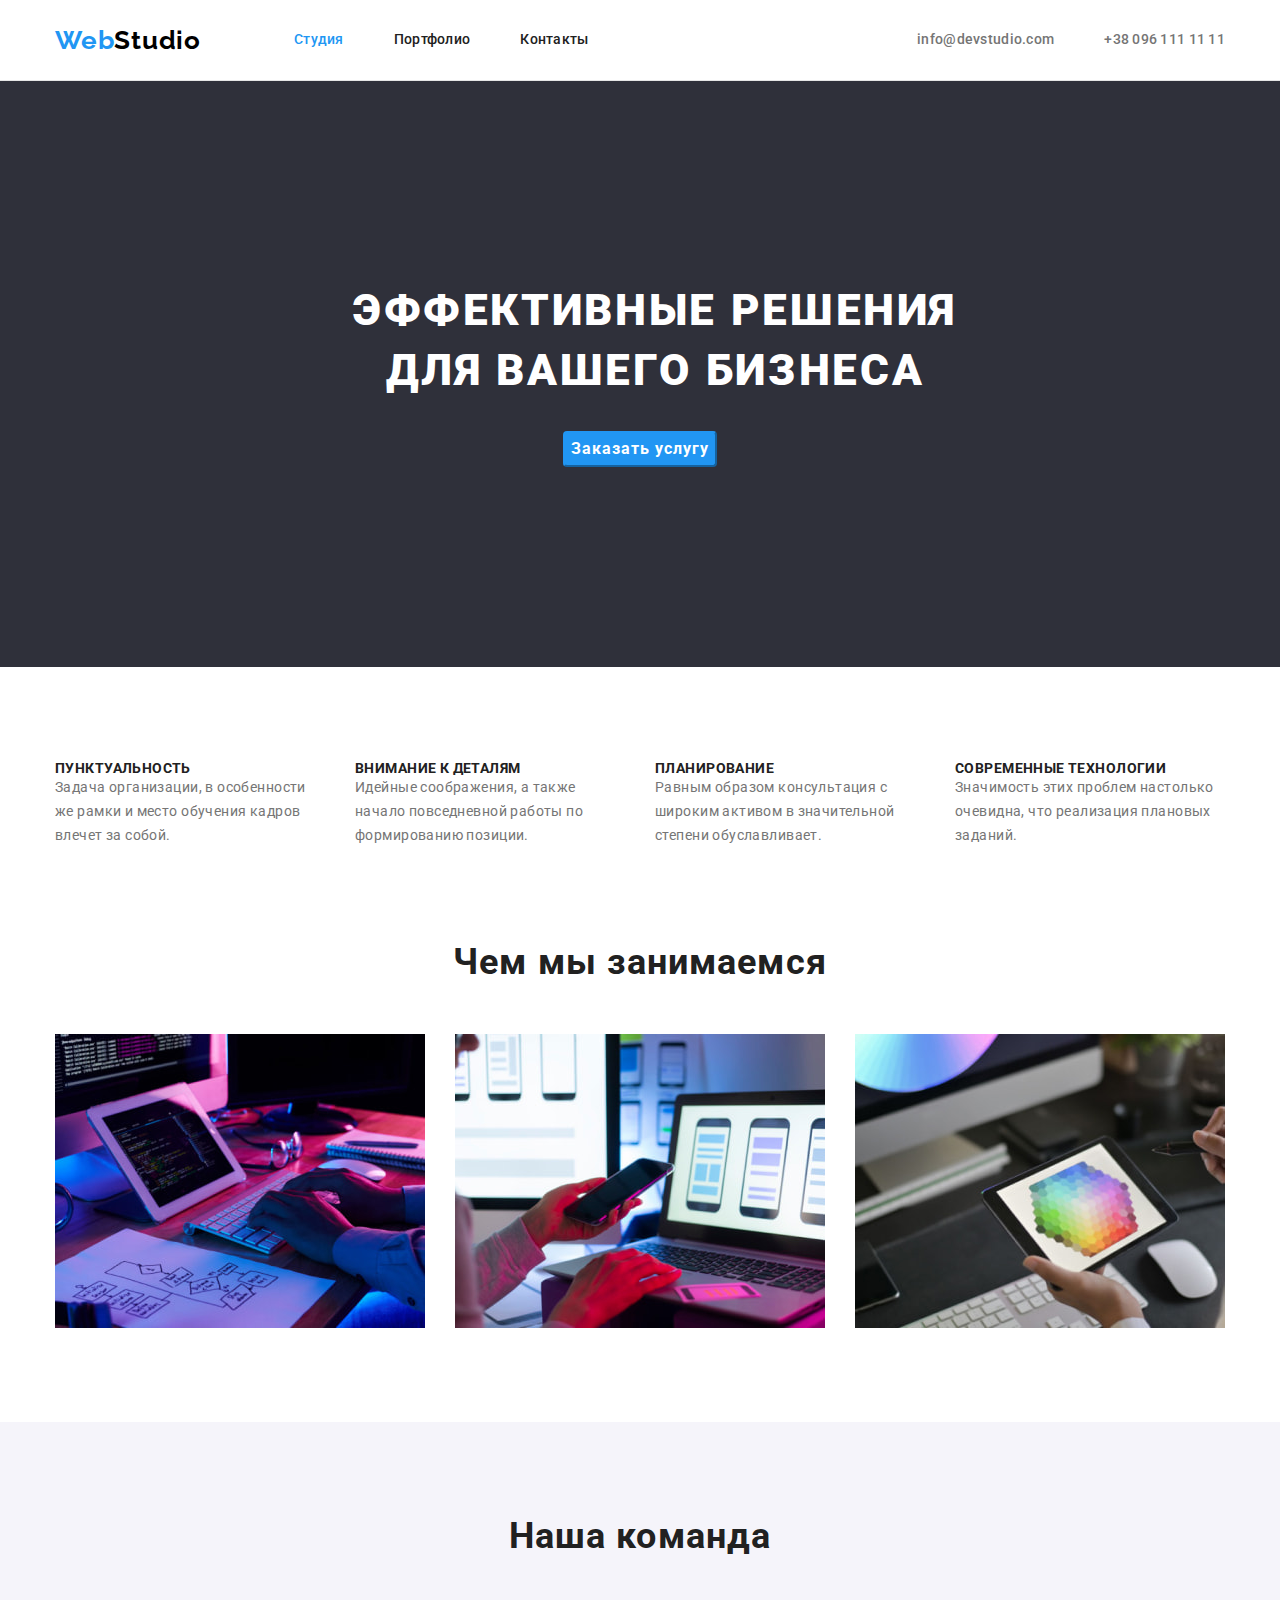
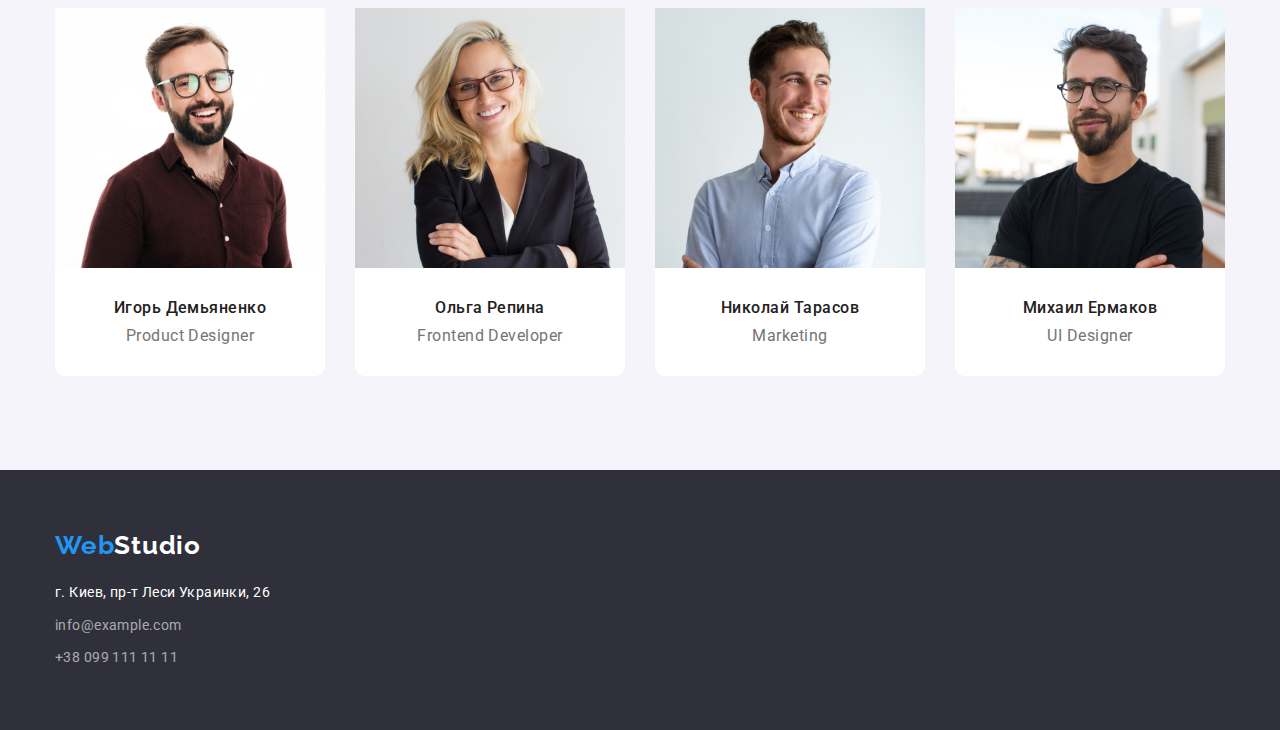
<file: index.html>
<!DOCTYPE html>
<html lang="ru">
  <head>
    <meta charset="UTF-8" />
    <meta http-equiv="X-UA-Compatible" content="IE=edge" />
    <meta name="viewport" content="width=device-width, initial-scale=1.0" />
    <title>WebStudio</title>
    <link
      rel="stylesheet"
      href="https://cdnjs.cloudflare.com/ajax/libs/modern-normalize/1.1.0/modern-normalize.min.css"
    />
    <link rel="preconnect" href="https://fonts.googleapis.com" />
    <link rel="preconnect" href="https://fonts.gstatic.com" crossorigin />
    <link
      href="https://fonts.googleapis.com/css2?family=Raleway:wght@700&family=Roboto:wght@400;500;700;900&display=swap"
      rel="stylesheet"
    />
    <link rel="stylesheet" href="./css/styles.css" />
  </head>
  <body>
    <!-- Навигация -->
    <header class="header">
      <div class="container header-conteiner">
        <nav class="navigation">
          <a href="./index.html" class="logo"
            >Web<span class="span-studio">Studio</span></a
          >
          <ul class="navigation-list">
            <li class="navigation-item">
              <a href="./index.html" class="header-link current">Студия</a>
            </li>
            <li class="navigation-item">
              <a href="./portfolio.html" class="header-link">Портфолио</a>
            </li>
            <li class="navigation-item">
              <a href="" class="header-link">Контакты</a>
            </li>
          </ul>
        </nav>
        <ul class="header-list">
          <li class="header-item">
            <a href="mailto:info@devstudio.com" class="header-link mail"
              >info@devstudio.com</a
            >
          </li>
          <li class="header-item">
            <a href="tel:+380961111111" class="header-link tel"
              >+38 096 111 11 11
            </a>
          </li>
        </ul>
      </div>
    </header>
    <!-- Основной контент -->
    <main class="main">
      <!-- Герой -->
      <section class="hero section">
        <div class="container hero-container">
          <h1 class="hero-title">Эффективные решения для вашего бизнеса</h1>
          <button type="button" class="btn">Заказать услугу</button>
        </div>
      </section>
      <!-- Наши преимущества -->
      <section class="advantages section">
        <div class="container">
          <h2 class="visually-hiden">Наши преимущества</h2>
          <ul class="advantages-list">
            <li class="advantages-item">
              <h3 class="advantages-slogan">Пунктуальность</h3>
              <p class="advantages-text">
                Задача организации, в особенности же рамки и место обучения
                кадров влечет за собой.
              </p>
            </li>
            <li class="advantages-item">
              <h3 class="advantages-slogan">Внимание к деталям</h3>
              <p class="advantages-text">
                Идейные соображения, а также начало повседневной работы по
                формированию позиции.
              </p>
            </li>
            <li class="advantages-item">
              <h3 class="advantages-slogan">Планирование</h3>
              <p class="advantages-text">
                Равным образом консультация с широким активом в значительной
                степени обуславливает.
              </p>
            </li>
            <li class="advantages-item">
              <h3 class="advantages-slogan">Современные технологии</h3>
              <p class="advantages-text">
                Значимость этих проблем настолько очевидна, что реализация
                плановых заданий.
              </p>
            </li>
          </ul>
        </div>
      </section>
      <!-- Чем мы занимаемся -->
      <section class="about section">
        <div class="container">
          <h2 class="about-title">Чем мы занимаемся</h2>
          <ul class="about-list">
            <li class="about-item development">
              <img
                src="./images/img.jpg"
                width="370"
                alt="разработка сайта"
                class="about-img"
              />
            </li>
            <li class="about-item adaptation">
              <img
                src="./images/img_1.jpg"
                width="370"
                alt="адаптация сайта"
                class="about-img"
              />
            </li>
            <li class="about-item choice">
              <img
                src="./images/img_2.jpg"
                width="370"
                alt="выбор цвета оформления"
                class="about-img"
              />
            </li>
          </ul>
        </div>
      </section>
      <!-- Наша команда -->
      <section class="workers section">
        <div class="container">
          <h2 class="workers-title">Наша команда</h2>
          <ul class="workers-list">
            <li class="workers-item">
              <img
                src="./images/img_3.jpg"
                width="270"
                alt="Изображен Игорь Демьяненко"
                class="workers-img"
              />
              <div class="workers-desc">
                <h3 class="workers-name">Игорь Демьяненко</h3>
                <p class="workers-text">Product Designer</p>
              </div>
            </li>
            <li class="workers-item">
              <img
                src="./images/img_4.jpg"
                width="270"
                alt="Изображена Ольга Репина"
                class="workers-img"
              />
              <div class="workers-desc">
                <h3 class="workers-name">Ольга Репина</h3>
                <p class="workers-text">Frontend Developer</p>
              </div>
            </li>
            <li class="workers-item">
              <img
                src="./images/img_5.jpg"
                width="270"
                alt="Изображен Николай Тарасов"
                class="workers-img"
              />
              <div class="workers-desc">
                <h3 class="workers-name">Николай Тарасов</h3>
                <p class="workers-text">Marketing</p>
              </div>
            </li>
            <li class="workers-item">
              <img
                src="./images/img_6.jpg"
                width="270"
                alt="Изображен Михаил Ермаков"
                class="workers-img"
              />
              <div class="workers-desc">
                <h3 class="workers-name">Михаил Ермаков</h3>
                <p class="workers-text">UI Designer</p>
              </div>
            </li>
          </ul>
        </div>
      </section>
    </main>
    <!-- Футер -->
    <footer class="footer">
      <div class="container">
        <a href="./index.html" class="logo footer-logo"
          >Web<span class="footer-studio">Studio</span></a
        >

        <address class="address">
          <ul class="address-list">
            <li class="address-item">
              <a
                href="https://goo.gl/maps/JMuif2NkqDSQ35PG6"
                target="_blank"
                class="address-link"
                >г. Киев, пр-т Леси Украинки, 26</a
              >
            </li>
            <li class="address-item">
              <a href="mailto:info@example.com" class="address-link-mail"
                >info@example.com</a
              >
            </li>
            <li class="address-item">
              <a href="tel:+380991111111" class="address-link-tel"
                >+38 099 111 11 11</a
              >
            </li>
          </ul>
        </address>
      </div>
    </footer>
  </body>
</html>
</file>
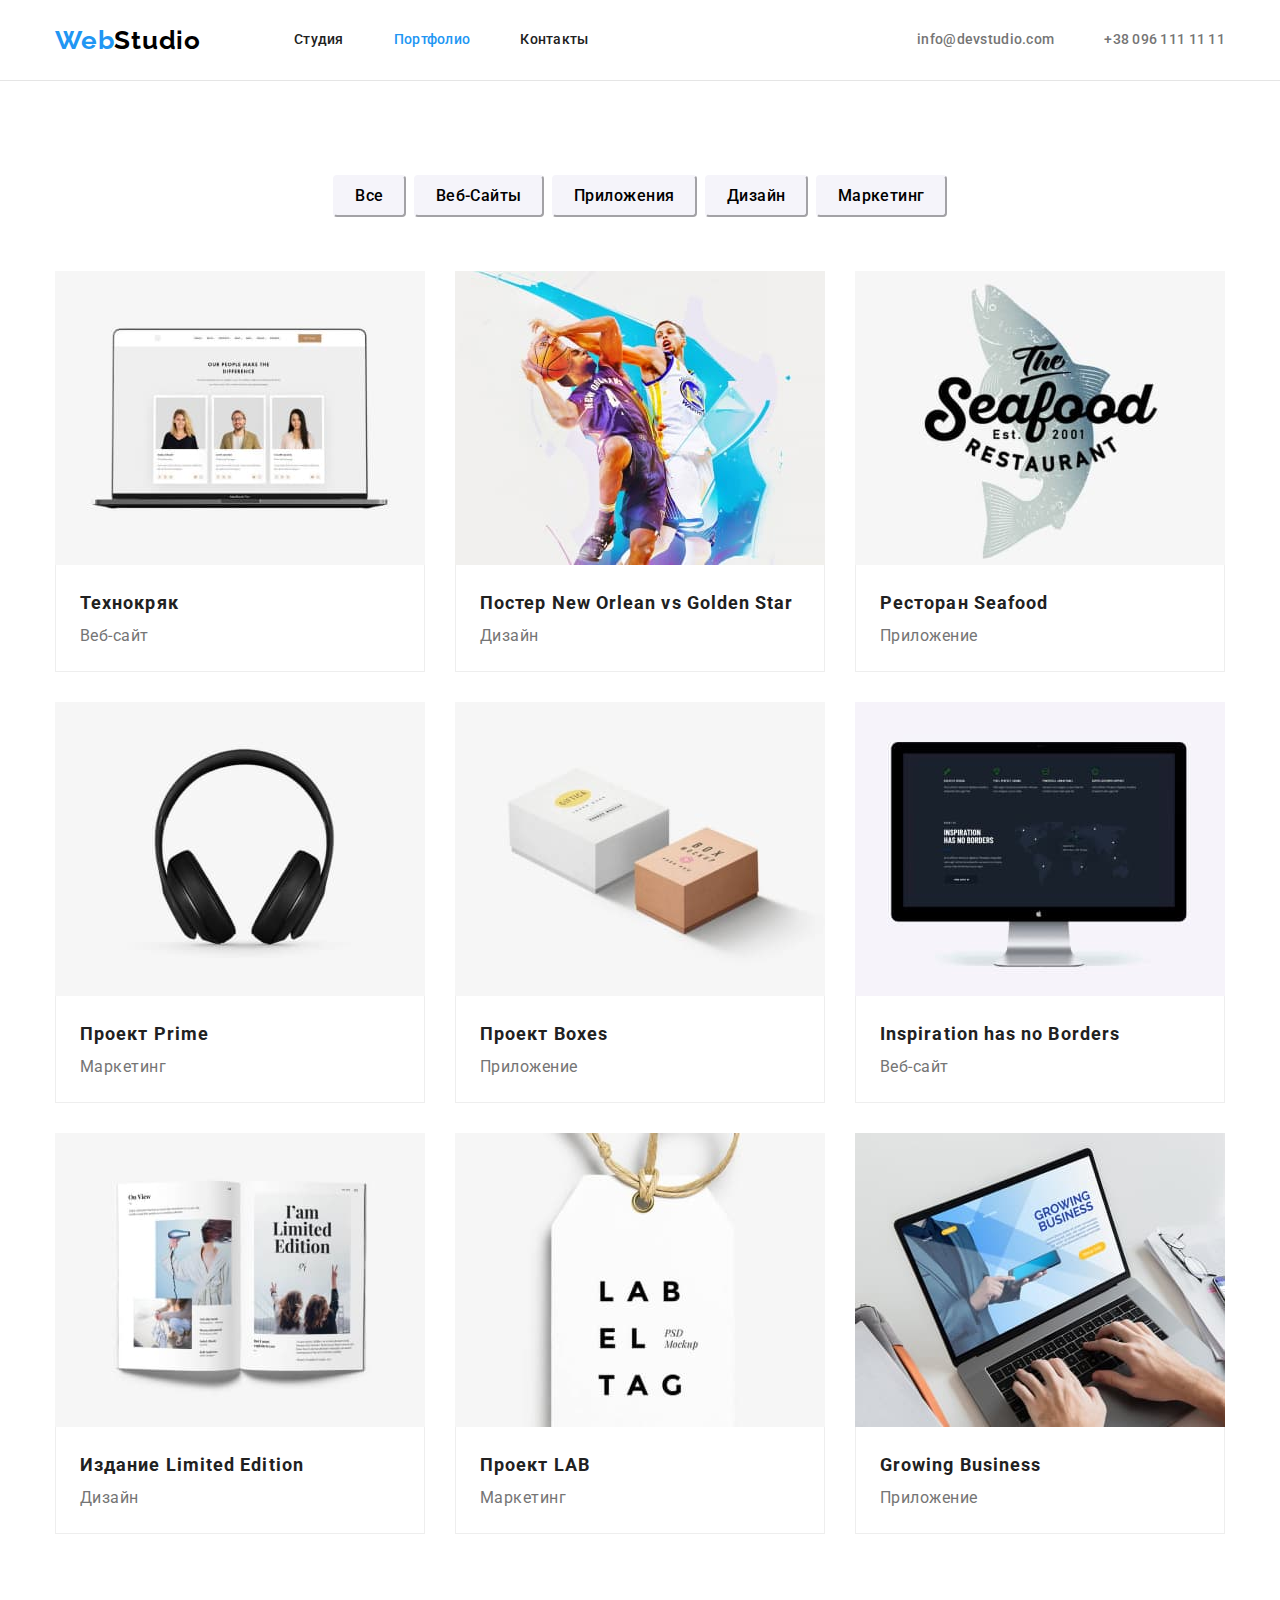
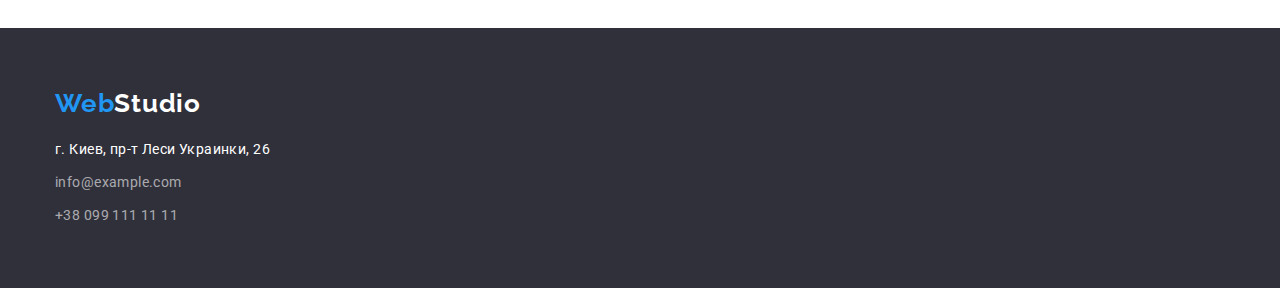
<file: portfolio.html>
<!DOCTYPE html>
<html lang="ru">
  <head>
    <meta charset="UTF-8" />
    <meta http-equiv="X-UA-Compatible" content="IE=edge" />
    <meta name="viewport" content="width=device-width, initial-scale=1.0" />
    <title>WebStudio</title>
    <link
      rel="stylesheet"
      href="https://cdnjs.cloudflare.com/ajax/libs/modern-normalize/1.1.0/modern-normalize.min.css"
    />
    <link rel="preconnect" href="https://fonts.googleapis.com" />
    <link rel="preconnect" href="https://fonts.gstatic.com" crossorigin />
    <link
      href="https://fonts.googleapis.com/css2?family=Raleway:wght@700&family=Roboto:wght@400;500;700;900&display=swap"
      rel="stylesheet"
    />
    <link rel="stylesheet" href="./css/styles.css" />
  </head>
  <body>
    <!-- Навигация -->
    <header class="header">
      <div class="container header-conteiner">
        <nav class="navigation">
          <a href="./index.html" class="logo"
            >Web<span class="span-studio">Studio</span></a
          >
          <ul class="navigation-list">
            <li class="navigation-item">
              <a href="./index.html" class="header-link">Студия</a>
            </li>
            <li class="navigation-item">
              <a href="./portfolio.html" class="header-link current"
                >Портфолио</a
              >
            </li>
            <li class="navigation-item">
              <a href="" class="header-link">Контакты</a>
            </li>
          </ul>
        </nav>
        <ul class="header-list">
          <li class="header-item">
            <a href="mailto:info@devstudio.com" class="header-link mail"
              >info@devstudio.com</a
            >
          </li>
          <li class="header-item">
            <a href="tel:+380961111111" class="header-link tel"
              >+38 096 111 11 11</a
            >
          </li>
        </ul>
      </div>
    </header>

    <!-- Основной контент портфолио -->
    <main class="main">
      <section class="portfolio section">
        <div class="container">
          <h1 class="visually-hiden">Портфолио</h1>
          <ul class="button-list">
            <li class="button-item">
              <button type="button" class="portfolio-button">Все</button>
            </li>
            <li class="button-item">
              <button type="button" class="portfolio-button">Веб-Сайты</button>
            </li>
            <li class="button-item">
              <button type="button" class="portfolio-button">Приложения</button>
            </li>
            <li class="button-item">
              <button type="button" class="portfolio-button">Дизайн</button>
            </li>
            <li class="button-item">
              <button type="button" class="portfolio-button">Маркетинг</button>
            </li>
          </ul>

          <ul class="portfolio-list">
            <li class="portfolio-item">
              <a href="" class="portfolio-link">
                <img
                  src="./images/img_7.jpg"
                  alt="экран ноутбука"
                  width="370"
                  class="porfolio-img"
                />
                <div class="portfolio-desc">
                  <h2 class="portfolio-title">Технокряк</h2>
                  <p class="portfolio-text">Веб-сайт</p>
                </div>
              </a>
            </li>
            <li class="portfolio-item">
              <a href="" class="portfolio-link"
                ><img
                  src="./images/img_8.jpg"
                  alt="баскетболисты"
                  width="370"
                  class="porfolio-img"
                />
                <div class="portfolio-desc">
                  <h2 class="portfolio-title">
                    Постер New Orlean vs Golden Star
                  </h2>
                  <p class="portfolio-text">Дизайн</p>
                </div>
              </a>
            </li>
            <li class="portfolio-item">
              <a href="" class="portfolio-link">
                <img
                  src="./images/img_9.jpg"
                  alt="логотип рыбного ресторана"
                  width="370"
                  class="porfolio-img"
                />
                <div class="portfolio-desc">
                  <h2 class="portfolio-title">Ресторан Seafood</h2>
                  <p class="portfolio-text">Приложение</p>
                </div>
              </a>
            </li>
            <li class="portfolio-item">
              <a href="" class="portfolio-link"
                ><img
                  src="./images/img_10.jpg"
                  alt="наушники"
                  width="370"
                  class="porfolio-img"
                />
                <div class="portfolio-desc">
                  <h2 class="portfolio-title">Проект Prime</h2>
                  <p class="portfolio-text">Маркетинг</p>
                </div>
              </a>
            </li>
            <li class="portfolio-item">
              <a href="" class="portfolio-link">
                <img
                  src="./images/img_11.jpg"
                  alt="две коробки"
                  width="370"
                  class="porfolio-img"
                />
                <div class="portfolio-desc">
                  <h2 class="portfolio-title">Проект Boxes</h2>
                  <p class="portfolio-text">Приложение</p>
                </div>
              </a>
            </li>
            <li class="portfolio-item">
              <a href="" class="portfolio-link">
                <img
                  src="./images/img_12.jpg"
                  alt="монитор"
                  width="370"
                  class="porfolio-img"
                />
                <div class="portfolio-desc">
                  <h2 class="portfolio-title">Inspiration has no Borders</h2>
                  <p class="portfolio-text">Веб-сайт</p>
                </div>
              </a>
            </li>
            <li class="portfolio-item">
              <a href="" class="portfolio-link"
                ><img
                  src="./images/img_13.jpg"
                  alt="открытая книга"
                  width="370"
                  class="porfolio-img"
                />
                <div class="portfolio-desc">
                  <h2 class="portfolio-title">Издание Limited Edition</h2>
                  <p class="portfolio-text">Дизайн</p>
                </div>
              </a>
            </li>
            <li class="portfolio-item">
              <a href="" class="portfolio-link"
                ><img
                  src="./images/img_14.jpg"
                  alt="этикетка"
                  width="370"
                  class="porfolio-img"
                />
                <div class="portfolio-desc">
                  <h2 class="portfolio-title">Проект LAB</h2>
                  <p class="portfolio-text">Маркетинг</p>
                </div>
              </a>
            </li>
            <li class="portfolio-item">
              <a href="" class="portfolio-link">
                <img
                  src="./images/img_15.jpg"
                  alt="человек печатает на ноутбуке"
                  width="370"
                  class="porfolio-img"
                />
                <div class="portfolio-desc">
                  <h2 class="portfolio-title">Growing Business</h2>
                  <p class="portfolio-text">Приложение</p>
                </div>
              </a>
            </li>
          </ul>
        </div>
      </section>
    </main>

    <!-- Футер -->
    <footer class="footer">
      <div class="container">
        <div class="footer-logo">
          <a href="./index.html" class="logo"
            >Web<span class="footer-studio">Studio</span></a
          >
        </div>
        <address class="address">
          <ul class="address-list">
            <li class="address-item">
              <a
                href="https://goo.gl/maps/JMuif2NkqDSQ35PG6"
                target="_blank"
                class="address-link"
                >г. Киев, пр-т Леси Украинки, 26</a
              >
            </li>
            <li class="address-item">
              <a href="mailto:info@example.com" class="address-link-mail"
                >info@example.com</a
              >
            </li>
            <li class="address-item">
              <a href="tel:+380991111111" class="address-link-tel"
                >+38 099 111 11 11</a
              >
            </li>
          </ul>
        </address>
      </div>
    </footer>
  </body>
</html>
</file>
<file: css/styles.css>
:root {
  --primary-text-color: #212121;
  --title-text-color: #757575;
  --accent-color: #2196f3;
  --card-gap: 30px;
}

p,
h1,
h2,
h3,
h4,
h5,
h6 {
  margin: 0;
}
a {
  text-decoration: none;
}
ul {
  margin: 0;
  padding: 0;
  list-style: none;
}
button {
  cursor: pointer;
}
img {
  max-width: 100%;
  height: auto;
  display: block;
}
body {
  font-family: Roboto, sans-serif;
  font-style: normal;
  background-color: white;
  color: var(--primary-text-color);
}

.container {
  width: 1200px;
  padding-left: 15px;
  padding-right: 15px;
  margin: 0 auto;
  /* outline: 2px solid red; */
}
.header-conteiner {
  display: flex;
  align-items: center;
  justify-content: center;
}
.section {
  padding-top: 94px;
  padding-bottom: 94px;
}
/* Навигация */
.header {
  border-bottom: 1px solid #e5e5e5;
}
.logo {
  /* padding-top: 24px;
  padding-bottom: 25px; */
  font-family: Raleway, cursive;
  font-weight: 700;
  font-size: 26px;
  line-height: 1.19;
  letter-spacing: 0.03em;
  color: var(--accent-color);
}
.span-studio {
  color: #000000;
}
.navigation {
  display: flex;
  align-items: center;
  justify-content: center;
}
.navigation-list {
  margin-left: 93px;
  display: flex;
}

.navigation-item + .navigation-item {
  margin-left: 50px;
  /* background-color: tomato; */
}
.header-list {
  display: flex;
  margin-left: auto;
}
.header-link {
  display: block;
  padding-top: 32px;
  padding-bottom: 32px;

  color: var(--primary-text-color);

  font-weight: 500;
  font-size: 14px;
  line-height: 1.14;
  letter-spacing: 0.02em;
}
.header-link:hover {
  color: var(--accent-color);
}
.header-item + .header-item {
  margin-left: 50px;
}
.current {
  color: var(--accent-color);
}

.header-link.tel,
.header-link.mail {
  color: var(--title-text-color);
}
/* Основной контент */

/* Герой */
.hero {
  padding-top: 200px;
  padding-bottom: 200px;
  background: #2f303a;

  text-align: center;
}
.hero-container {
  width: 696px;
}
.hero-title {
  width: 696px;
  margin-bottom: 30px;
  font-weight: 900;
  font-size: 44px;
  line-height: 1.36;

  letter-spacing: 0.06em;
  text-transform: uppercase;
  color: #ffffff;
}
.btn {
  border-radius: 4px;
  border-color: var(--accent-color);
  font-family: Roboto;
  font-style: normal;
  font-weight: 700;
  font-size: 16px;
  line-height: 1.87;

  letter-spacing: 0.06em;
  color: #ffffff;
  background-color: var(--accent-color);
  cursor: pointer;
  font-style: inherit;
}
/* Наши преимущества */
.advantages.section {
  padding-bottom: 0px;
}
.visually-hiden {
  display: none;
}

.advantages-item + .advantages-item {
  margin-left: 30px;
}
.advantages-item {
  width: 270px;
}
.advantages-list {
  display: flex;
}
.advantages-slogan {
  font-weight: 700;
  font-size: 14px;
  line-height: 1.14;
  letter-spacing: 0.03em;
  text-transform: uppercase;
}
.advantages-text {
  font-size: 14px;
  line-height: 1.71;
  letter-spacing: 0.03em;
  color: var(--title-text-color);
}
/* Чем мы занимаэмся */

.about-title {
  margin-bottom: 50px;
  font-weight: 700;
  font-size: 36px;
  line-height: 1.16;
  text-align: center;
  letter-spacing: 0.03em;
}
.about-list {
  display: flex;
  justify-content: center;
}

.about-item + .about-item {
  margin-left: 30px;
}

/* Наша команда */
.workers {
  background-color: #f5f4fa;
}
.workers-title {
  margin-bottom: 50px;
  font-weight: 700;
  font-size: 36px;
  line-height: 1.16;
  text-align: center;
  letter-spacing: 0.03em;
}
.workers-list {
  display: flex;
  align-items: flex-start;
  justify-content: center;
}
.workers-item {
  background-color: #ffffff;
  width: 270px;
  /* height: 368px; */
  border-radius: 10px;
}
.workers-item + .workers-item {
  margin-left: 30px;
}
.workers-img {
  align-self: flex-start;
}
.workers-desc {
  padding-top: 30px;
  padding-bottom: 30px;
}
.workers-name {
  /* margin-top: 30px; */
  margin-bottom: 10px;
  font-weight: 500;
  font-size: 16px;
  line-height: 19px;
  text-align: center;
  letter-spacing: 0.03em;
}
.workers-text {
  font-size: 16px;
  line-height: 1.18;
  text-align: center;
  letter-spacing: 0.03em;
  color: var(--title-text-color);
}

/* Футер */
.footer {
  background: #2f303a;
  display: block;
  padding-top: 60px;
  padding-bottom: 60px;
}

.footer-logo {
  display: block;
  margin-bottom: 20px;
}
.footer-studio {
  color: white;
}
/* .adress-list {
  display: flex;
} */
.address-list {
  /* margin-top: 20px;
  margin-bottom: 60px; */
}
.address-item {
  font-style: normal;
}
.address-item:not(:last-child) {
  margin-bottom: 9px;
}
.address-link {
  font-size: 14px;
  line-height: 1.71;
  letter-spacing: 0.03em;
  color: #ffffff;
}
.address-link-mail,
.address-link-tel {
  margin-top: 9px;
  font-size: 14px;
  line-height: 1.71;
  letter-spacing: 0.03em;
  color: rgba(255, 255, 255, 0.6);
}
/* Основной контент портфолио */
.button-list {
  display: flex;
  justify-content: center;
  margin-bottom: 54px;
}
/* .button-item {
  padding-left: 4px;
  padding-right: 4px;
  padding-bottom: 54px;
 } */

.button-item + .button-item {
  margin-left: 8px;
}
.portfolio-button {
  padding: 6px 20px;
  border-color: #f5f4fa;
  background-color: #f5f4fa;
  border-radius: 4px;
  font-weight: 500;
  font-size: 16px;
  line-height: 1.62;
  text-align: center;
  letter-spacing: 0.03em;
  font-style: inherit;
  cursor: pointer;
}
.portfolio-button:hover,
.portfolio-button:focus {
  color: var(--accent-color);
}
.portfolio-list {
  display: flex;
  flex-wrap: wrap;
  margin-left: -30px;
  margin-top: -30px;
}
.portfolio-item {
  margin-top: var(--card-gap);
  margin-left: var(--card-gap);
  flex-basis: calc(100% / 3 - var(--card-gap));
}
/* .portfolio-link {
  margin-top: 30px;
  margin-right: 30px;
  flex-basis: calc(100% / 3 -30px);
} */
.portfolio-title {
  font-style: normal;
  font-weight: bold;
  font-size: 18px;
  line-height: 2;
  letter-spacing: 0.06em;
  color: var(--primary-text-color);
}
.portfolio-text {
  font-size: 16px;
  line-height: 1.87;
  letter-spacing: 0.03em;
  color: var(--title-text-color);
}
.portfolio-desc {
  border-right: 1px solid #eeeeee;
  border-left: 1px solid #eeeeee;
  border-bottom: 1px solid #eeeeee;
  padding-top: 20px;
  padding-bottom: 20px;
  padding-left: 24px;
  padding-right: 24px;
}
</file>
